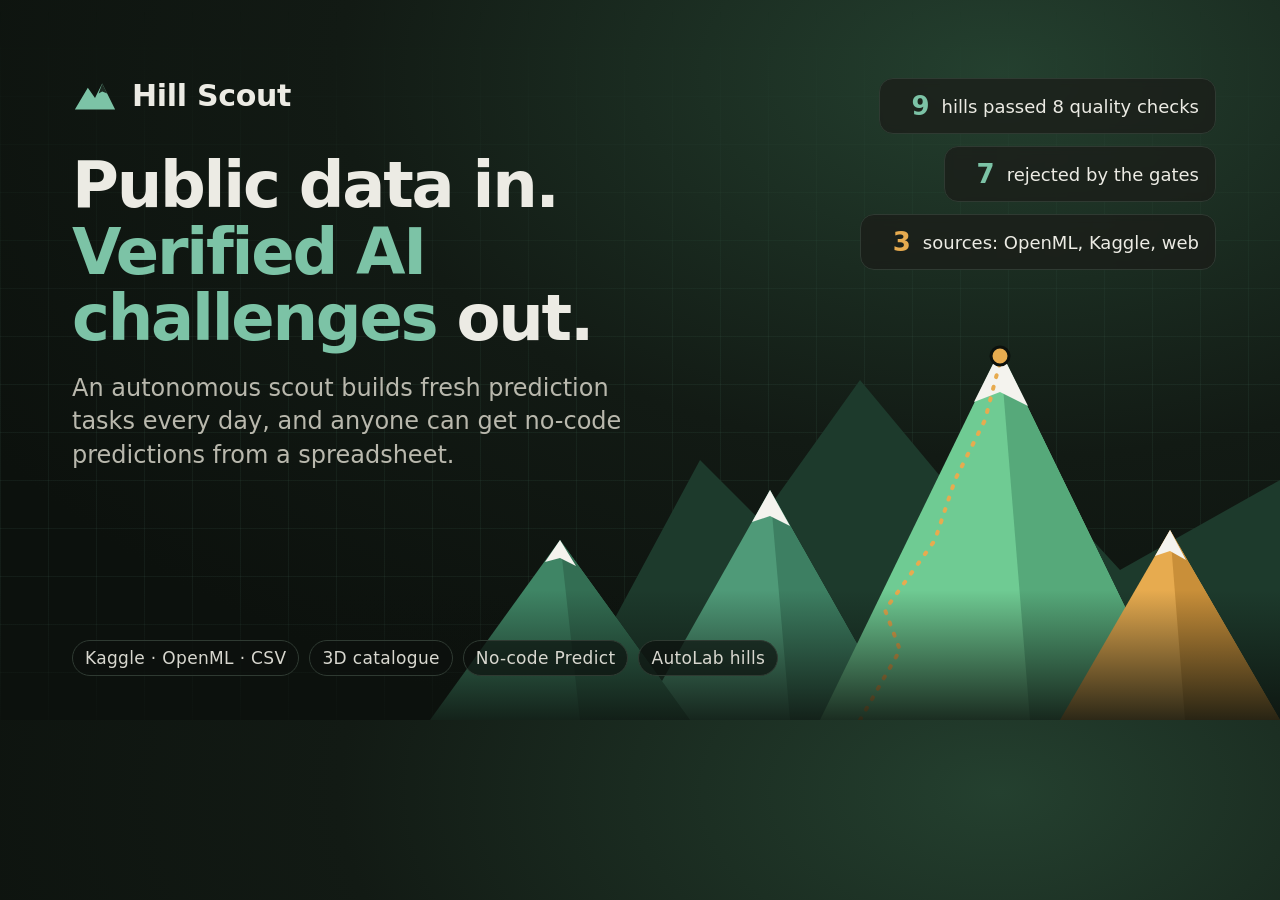
<file: media/thumbnail.html>
<!doctype html><html><head><meta charset="utf-8"><style>
*{box-sizing:border-box;margin:0}
html,body{width:1280px;height:720px;overflow:hidden}
body{background:radial-gradient(1200px 700px at 78% 10%,#24402f 0%,#121a14 55%,#0c110d 100%);font-family:ui-sans-serif,system-ui,-apple-system,"Segoe UI",sans-serif;color:#ecebe4;position:relative}
.grid{position:absolute;inset:0;background-image:linear-gradient(rgba(124,195,166,.07) 1px,transparent 1px),linear-gradient(90deg,rgba(124,195,166,.07) 1px,transparent 1px);background-size:48px 48px;mask-image:linear-gradient(to bottom,transparent 0%,#000 55%)}
svg.range{position:absolute;left:0;right:0;bottom:0;width:1280px;height:430px}
.copy{position:absolute;left:72px;top:72px;width:640px}
.brand{display:flex;align-items:center;gap:14px;font-weight:700;font-size:30px;letter-spacing:-.01em}
.brand svg{width:46px;height:46px}
h1{font-size:64px;line-height:1.04;letter-spacing:-.035em;margin-top:34px;font-weight:750}
h1 em{font-style:normal;color:#7cc3a6}
p{font-size:24px;line-height:1.4;color:#b9b8ad;margin-top:20px;max-width:560px}
.chips{position:absolute;right:64px;top:78px;display:flex;flex-direction:column;gap:12px;align-items:flex-end}
.chip{background:rgba(27,28,24,.75);border:1px solid #2f3a32;border-radius:14px;padding:12px 16px;font-size:18px;color:#ecebe4;backdrop-filter:blur(4px);display:flex;gap:12px;align-items:center}
.chip b{font-size:26px;font-variant-numeric:tabular-nums;color:#7cc3a6;min-width:34px;text-align:right}
.chip.alt b{color:#e7ab4f}
.tag{position:absolute;left:72px;bottom:44px;font-size:17px;color:#d8d7cf;letter-spacing:.02em;display:flex;gap:10px}
.tag span{background:rgba(12,17,13,.7);border:1px solid #2f3a32;padding:7px 12px;border-radius:99px}
</style></head><body>
<div class="grid"></div>
<svg class="range" viewBox="0 0 1280 430" preserveAspectRatio="none">
 <defs>
  <linearGradient id="fade" x1="0" x2="0" y1="0" y2="1"><stop offset="0" stop-color="#0c110d" stop-opacity="0"/><stop offset="1" stop-color="#0c110d" stop-opacity=".85"/></linearGradient>
 </defs>
 <!-- back ridge -->
 <polygon points="560,430 700,170 760,230 860,90 960,210 1010,160 1120,280 1280,190 1280,430" fill="#1d3a2c"/>
 <!-- peaks: green = approachable, amber = moderate; snow caps = reference score -->
 <g>
  <polygon points="640,430 770,200 900,430" fill="#4f9a78"/><polygon points="770,200 900,430 790,430" fill="#3d7f62"/>
  <polygon points="770,200 752,232 770,226 790,236" fill="#f4f3ee"/>
  <polygon points="820,430 1000,60 1180,430" fill="#6fcb93"/><polygon points="1000,60 1180,430 1030,430" fill="#56a97a"/>
  <polygon points="1000,60 974,112 1000,102 1028,116" fill="#f4f3ee"/>
  <polygon points="1060,430 1170,240 1280,430" fill="#e7ab4f"/><polygon points="1170,240 1280,430 1185,430" fill="#c98f39"/>
  <polygon points="1170,240 1155,266 1170,261 1186,270" fill="#f4f3ee"/>
  <polygon points="430,430 560,250 690,430" fill="#3f8565"/><polygon points="560,250 690,430 580,430" fill="#336e53"/>
  <polygon points="560,250 545,272 560,268 576,276" fill="#f4f3ee"/>
 </g>
 <!-- climb path to the summit -->
 <polyline points="860,430 900,360 885,320 935,250 955,190 985,130 1000,72" fill="none" stroke="#e7ab4f" stroke-width="4" stroke-dasharray="2 10" stroke-linecap="round"/>
 <circle cx="1000" cy="66" r="9" fill="#e7ab4f" stroke="#0c110d" stroke-width="3"/>
 <rect x="0" y="300" width="1280" height="130" fill="url(#fade)"/>
</svg>
<div class="copy">
 <div class="brand"><svg viewBox="0 0 32 32"><path d="M2 26 L11 11 L16 18 L21 8 L30 26 Z" fill="#7cc3a6"/><path d="M21 8 L24.5 15 L21 13.5 L18.5 15 Z" fill="#121a14" opacity=".9"/></svg>Hill Scout</div>
 <h1>Public data in.<br><em>Verified AI challenges</em> out.</h1>
 <p>An autonomous scout builds fresh prediction tasks every day, and anyone can get no-code predictions from a spreadsheet.</p>
</div>
<div class="chips">
 <div class="chip"><b>9</b>hills passed 8 quality checks</div>
 <div class="chip"><b>7</b>rejected by the gates</div>
 <div class="chip alt"><b>3</b>sources: OpenML, Kaggle, web</div>
</div>
<div class="tag"><span>Kaggle · OpenML · CSV</span><span>3D catalogue</span><span>No-code Predict</span><span>AutoLab hills</span></div>
</body></html>
</file>
